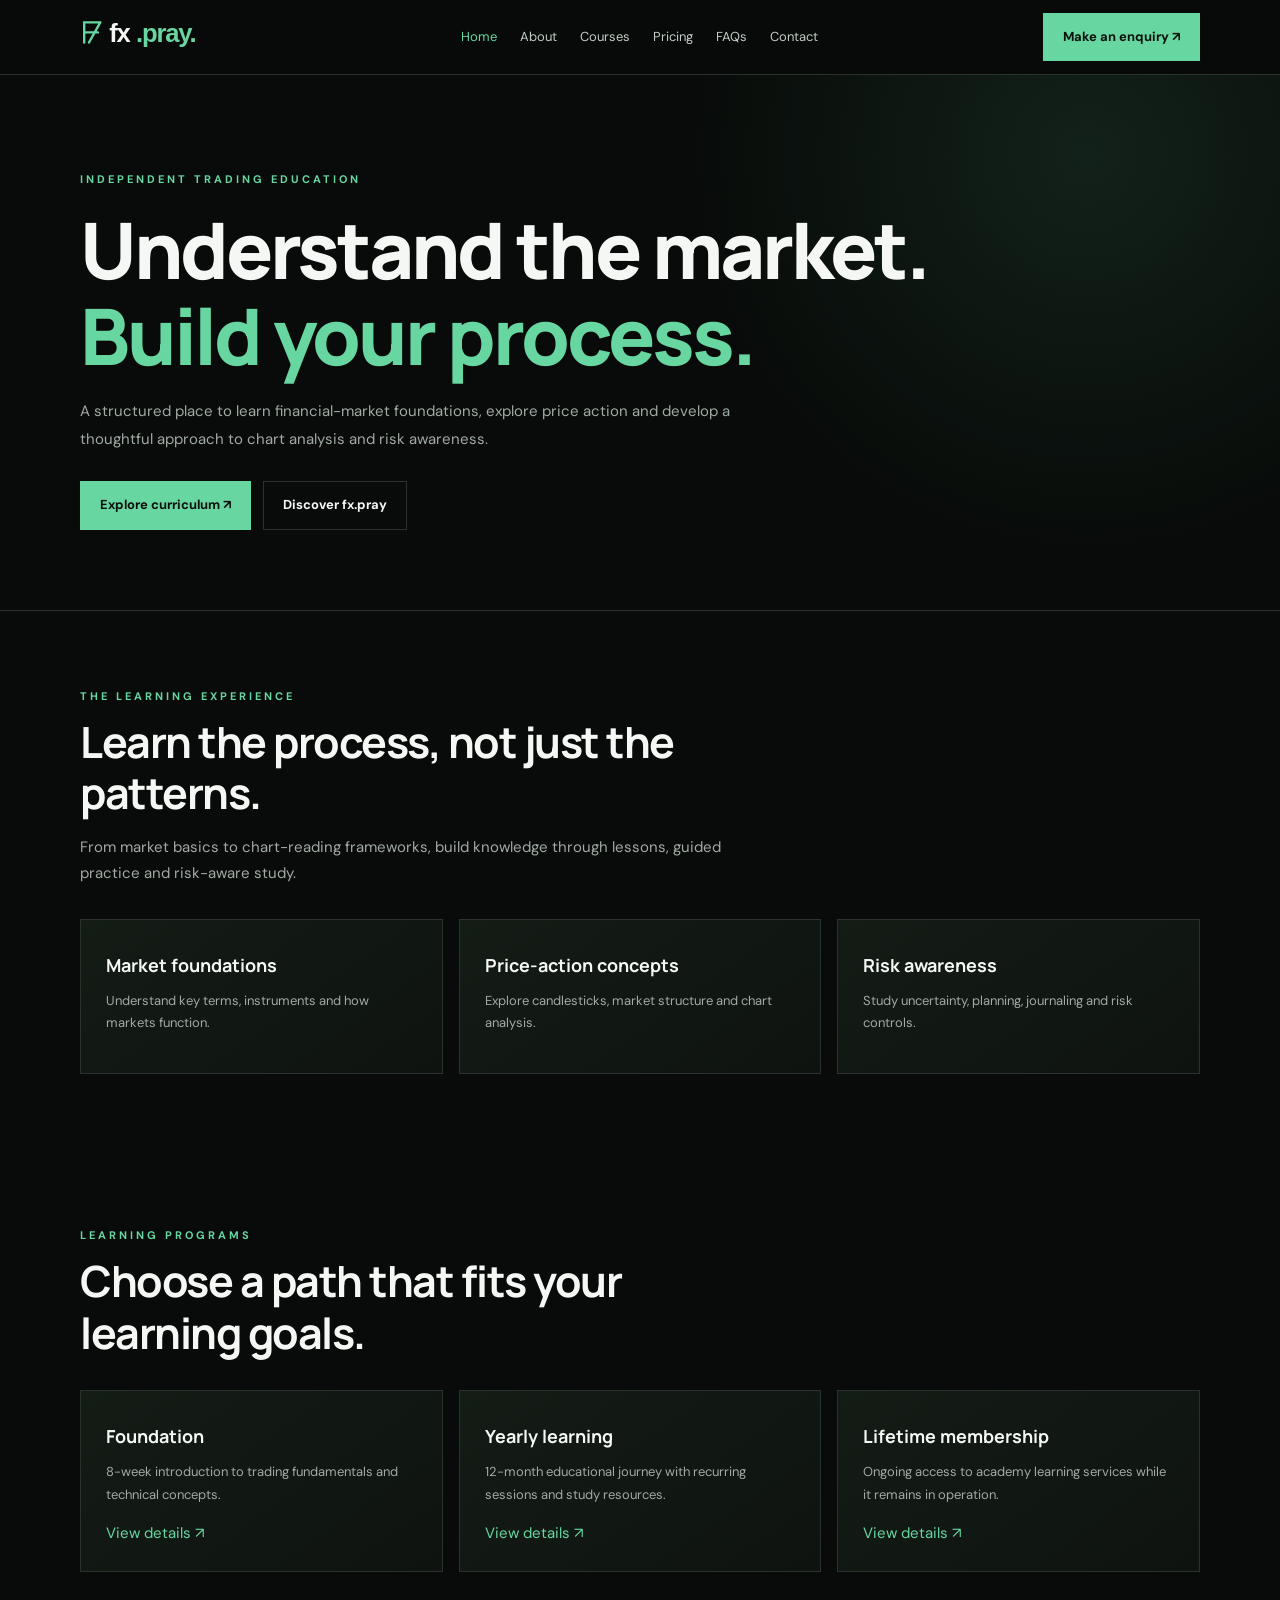
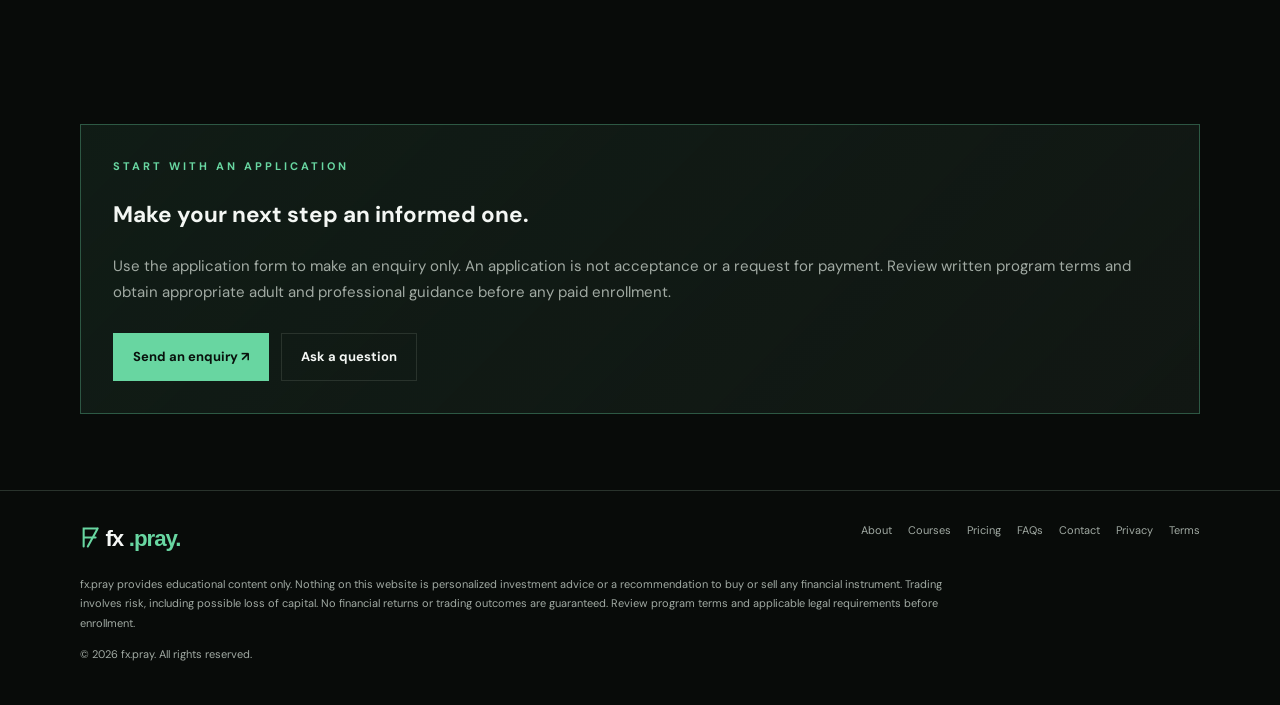
<file: index.html>
<!doctype html><html lang='en'><head><meta charset='utf-8'><meta name='viewport' content='width=device-width,initial-scale=1'><meta name='theme-color' content='#080b09'><meta name='description' content='Structured, risk-aware financial-market education from fx.pray.'><meta property='og:title' content='fx.pray | Trading Education'><meta property='og:description' content='Learn market foundations, chart concepts and risk awareness.'><meta property='og:type' content='website'><meta property='og:url' content='https://heyprayag.github.io/fx-pray/'><title>Trading Education Academy | fx.pray</title><link rel='icon' href='assets/fx-pray-logo.svg'><link rel='stylesheet' href='assets/site.css'></head><body><header class='top'><div class='wrap'><nav><a class='brand' href='index.html'><img src='assets/fx-pray-logo.svg' alt='fx.pray'></a><div class='links'><a class='active' href='index.html'>Home</a><a  href='about.html'>About</a><a  href='courses.html'>Courses</a><a  href='pricing.html'>Pricing</a><a  href='faq.html'>FAQs</a><a  href='contact.html'>Contact</a></div><a class='btn navapply' href='https://docs.google.com/forms/d/e/1FAIpQLSc23OzAaAF6MOSfm3VgcGboQESLAx91yOlbj70nrIHsM23pZA/viewform' target='_blank' rel='noopener'>Make an enquiry ↗</a><button class='menu' aria-label='Toggle navigation' aria-expanded='false'>☰</button></nav></div></header><main><header class='hero'><div class='wrap'><div class='eyebrow'>Independent trading education</div><h1>Understand the market.<br><span class='accent'>Build your process.</span></h1><p class='lead'>A structured place to learn financial-market foundations, explore price action and develop a thoughtful approach to chart analysis and risk awareness.</p><div class='actions'><a class='btn' href='courses.html'>Explore curriculum ↗</a><a class='btn outline' href='about.html'>Discover fx.pray</a></div></div></header><section><div class='wrap'><div class='heading'><div class='eyebrow'>The learning experience</div><h2>Learn the process, not just the patterns.</h2><p class='muted'>From market basics to chart-reading frameworks, build knowledge through lessons, guided practice and risk-aware study.</p></div><div class='grid three'><article class='card'><h3>Market foundations</h3><p>Understand key terms, instruments and how markets function.</p></article><article class='card'><h3>Price-action concepts</h3><p>Explore candlesticks, market structure and chart analysis.</p></article><article class='card'><h3>Risk awareness</h3><p>Study uncertainty, planning, journaling and risk controls.</p></article></div></div></section><section><div class='wrap'><div class='heading'><div class='eyebrow'>Learning programs</div><h2>Choose a path that fits your learning goals.</h2></div><div class='grid three'><article class='card'><h3>Foundation</h3><p>8-week introduction to trading fundamentals and technical concepts.</p><a class='accent' href='pricing.html'>View details ↗</a></article><article class='card'><h3>Yearly learning</h3><p>12-month educational journey with recurring sessions and study resources.</p><a class='accent' href='pricing.html'>View details ↗</a></article><article class='card'><h3>Lifetime membership</h3><p>Ongoing access to academy learning services while it remains in operation.</p><a class='accent' href='pricing.html'>View details ↗</a></article></div></div></section><section><div class='wrap contact'><div class='eyebrow'>Start with an application</div><h2>Make your next step an informed one.</h2><p class='muted'>Use the application form to make an enquiry only. An application is not acceptance or a request for payment. Review written program terms and obtain appropriate adult and professional guidance before any paid enrollment.</p><div class='actions'><a class='btn' href='https://docs.google.com/forms/d/e/1FAIpQLSc23OzAaAF6MOSfm3VgcGboQESLAx91yOlbj70nrIHsM23pZA/viewform' target='_blank' rel='noopener'>Send an enquiry ↗</a><a class='btn outline' href='contact.html'>Ask a question</a></div></div></section></main><footer><div class='wrap'><div class='foot'><img src='assets/fx-pray-logo.svg' alt='fx.pray'><div class='footlinks'><a href='about.html'>About</a><a href='courses.html'>Courses</a><a href='pricing.html'>Pricing</a><a href='faq.html'>FAQs</a><a href='contact.html'>Contact</a><a href='privacy.html'>Privacy</a><a href='terms.html'>Terms</a></div></div><p class='disclaimer'>fx.pray provides educational content only. Nothing on this website is personalized investment advice or a recommendation to buy or sell any financial instrument. Trading involves risk, including possible loss of capital. No financial returns or trading outcomes are guaranteed. Review program terms and applicable legal requirements before enrollment.</p><p>© 2026 fx.pray. All rights reserved.</p></div></footer><script src='assets/site.js' defer></script></body></html>
</file>
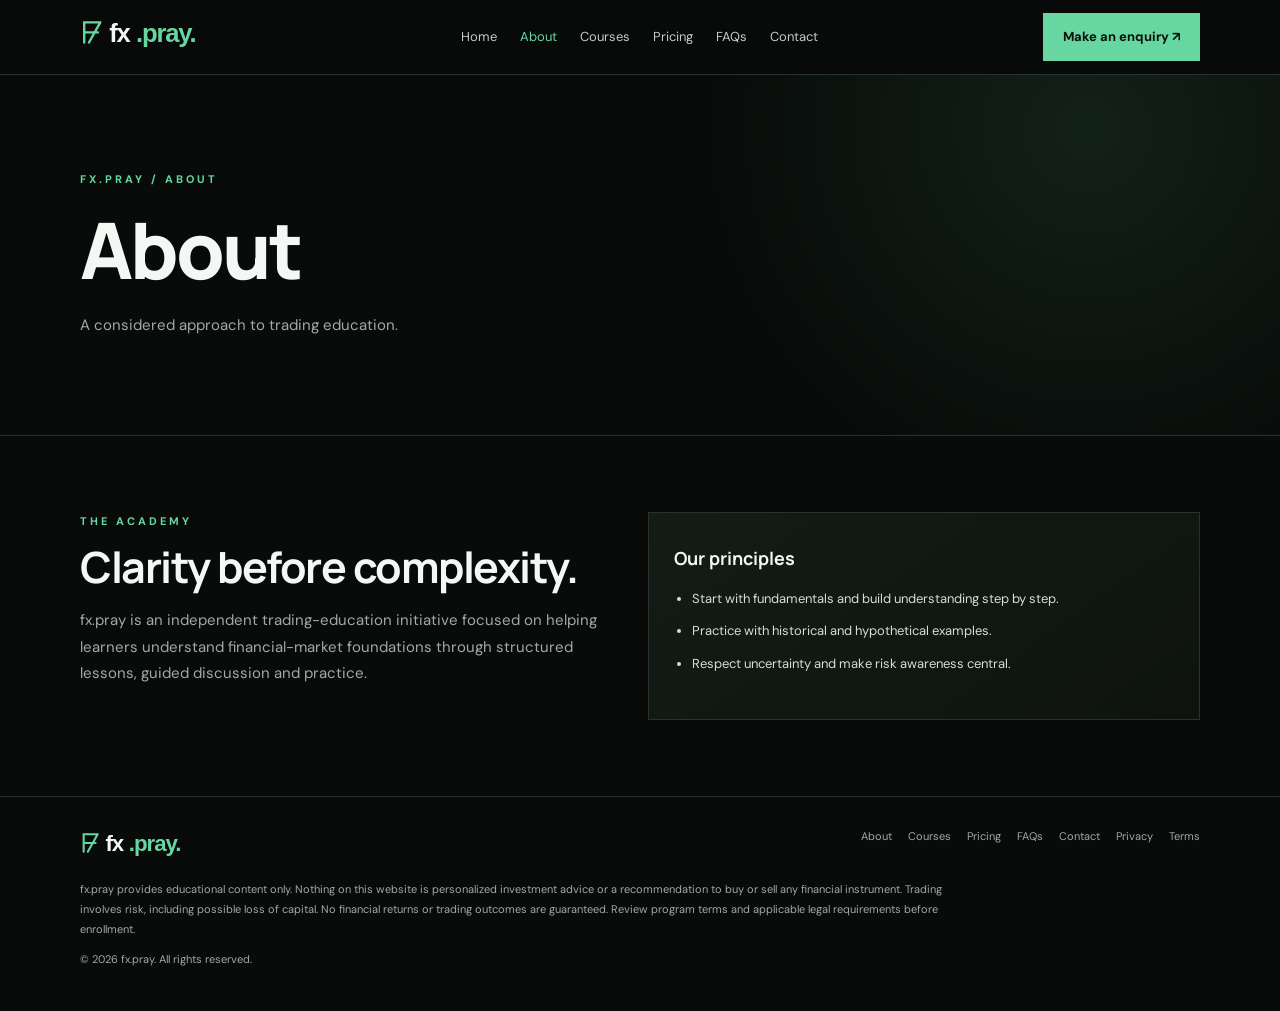
<file: about.html>
<!doctype html><html lang='en'><head><meta charset='utf-8'><meta name='viewport' content='width=device-width,initial-scale=1'><meta name='theme-color' content='#080b09'><meta name='description' content='A considered approach to trading education.'><title>About | fx.pray</title><link rel='icon' href='assets/fx-pray-logo.svg'><link rel='stylesheet' href='assets/site.css'></head><body><header class='top'><div class='wrap'><nav><a class='brand' href='index.html'><img src='assets/fx-pray-logo.svg' alt='fx.pray'></a><div class='links'><a  href='index.html'>Home</a><a class='active' href='about.html'>About</a><a  href='courses.html'>Courses</a><a  href='pricing.html'>Pricing</a><a  href='faq.html'>FAQs</a><a  href='contact.html'>Contact</a></div><a class='btn navapply' href='https://docs.google.com/forms/d/e/1FAIpQLSc23OzAaAF6MOSfm3VgcGboQESLAx91yOlbj70nrIHsM23pZA/viewform' target='_blank' rel='noopener'>Make an enquiry ↗</a><button class='menu' aria-label='Toggle navigation' aria-expanded='false'>☰</button></nav></div></header><main><header class='pagehero'><div class='wrap'><div class='eyebrow'>fx.pray / About</div><h1>About</h1><p class='lead'>A considered approach to trading education.</p></div></header><section><div class='wrap grid two'><div><div class='heading'><div class='eyebrow'>The academy</div><h2>Clarity before complexity.</h2><p class='muted'>fx.pray is an independent trading-education initiative focused on helping learners understand financial-market foundations through structured lessons, guided discussion and practice.</p></div></div><div class='card'><h3>Our principles</h3><ul class='clean'><li>Start with fundamentals and build understanding step by step.</li><li>Practice with historical and hypothetical examples.</li><li>Respect uncertainty and make risk awareness central.</li></ul></div></div></section></main><footer><div class='wrap'><div class='foot'><img src='assets/fx-pray-logo.svg' alt='fx.pray'><div class='footlinks'><a href='about.html'>About</a><a href='courses.html'>Courses</a><a href='pricing.html'>Pricing</a><a href='faq.html'>FAQs</a><a href='contact.html'>Contact</a><a href='privacy.html'>Privacy</a><a href='terms.html'>Terms</a></div></div><p class='disclaimer'>fx.pray provides educational content only. Nothing on this website is personalized investment advice or a recommendation to buy or sell any financial instrument. Trading involves risk, including possible loss of capital. No financial returns or trading outcomes are guaranteed. Review program terms and applicable legal requirements before enrollment.</p><p>© 2026 fx.pray. All rights reserved.</p></div></footer><script src='assets/site.js' defer></script></body></html>
</file>
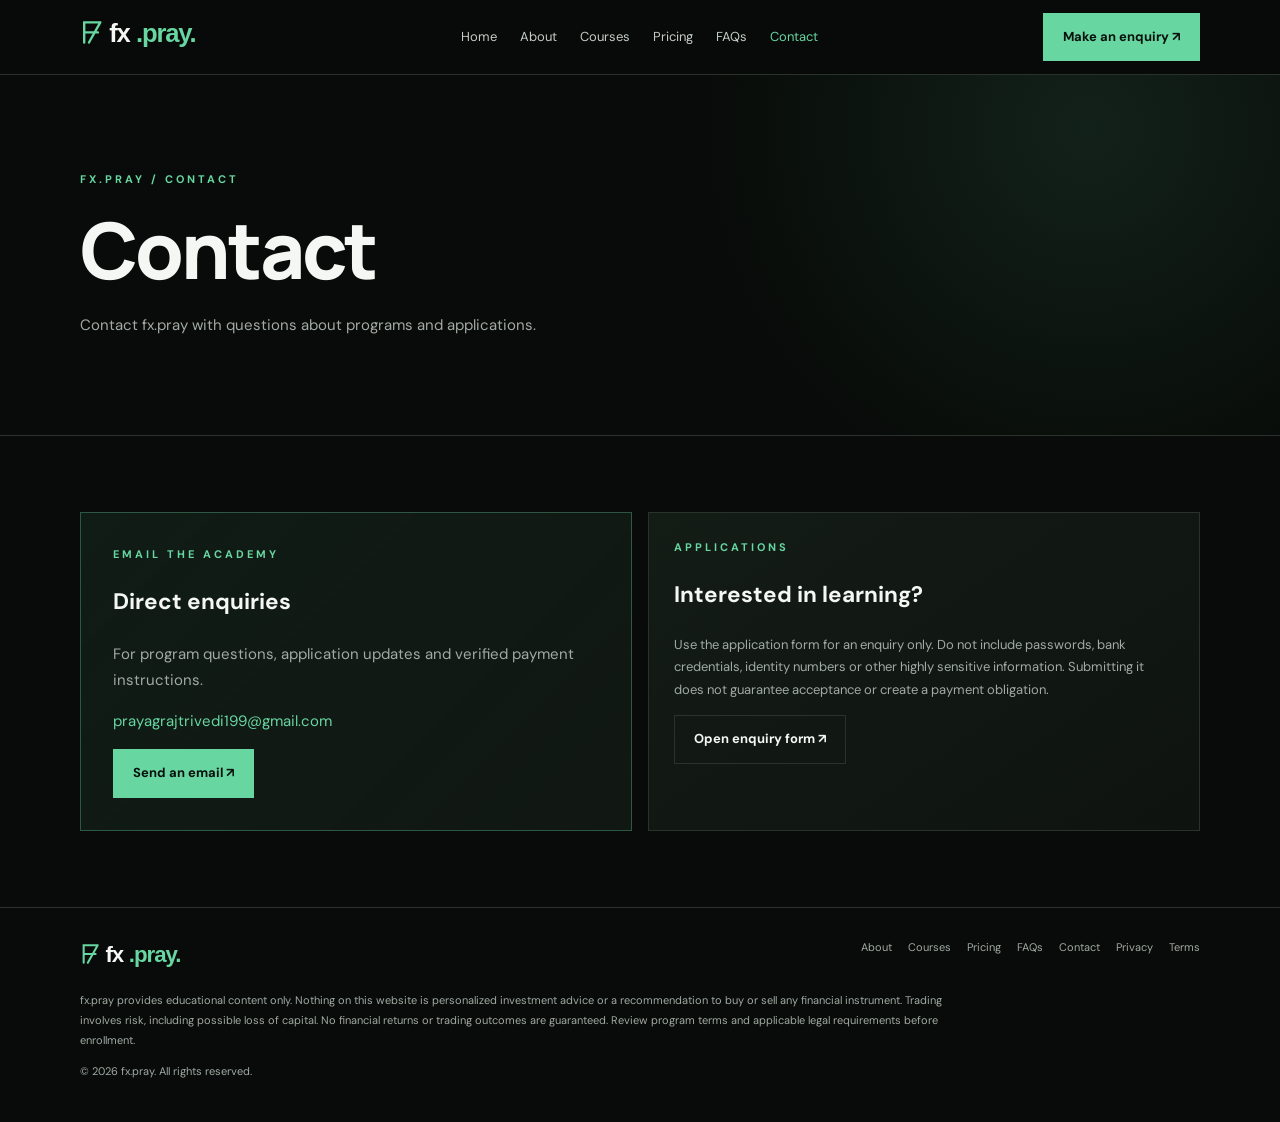
<file: contact.html>
<!doctype html><html lang='en'><head><meta charset='utf-8'><meta name='viewport' content='width=device-width,initial-scale=1'><meta name='theme-color' content='#080b09'><meta name='description' content='Contact fx.pray with questions about programs and applications.'><title>Contact | fx.pray</title><link rel='icon' href='assets/fx-pray-logo.svg'><link rel='stylesheet' href='assets/site.css'></head><body><header class='top'><div class='wrap'><nav><a class='brand' href='index.html'><img src='assets/fx-pray-logo.svg' alt='fx.pray'></a><div class='links'><a  href='index.html'>Home</a><a  href='about.html'>About</a><a  href='courses.html'>Courses</a><a  href='pricing.html'>Pricing</a><a  href='faq.html'>FAQs</a><a class='active' href='contact.html'>Contact</a></div><a class='btn navapply' href='https://docs.google.com/forms/d/e/1FAIpQLSc23OzAaAF6MOSfm3VgcGboQESLAx91yOlbj70nrIHsM23pZA/viewform' target='_blank' rel='noopener'>Make an enquiry ↗</a><button class='menu' aria-label='Toggle navigation' aria-expanded='false'>☰</button></nav></div></header><main><header class='pagehero'><div class='wrap'><div class='eyebrow'>fx.pray / Contact</div><h1>Contact</h1><p class='lead'>Contact fx.pray with questions about programs and applications.</p></div></header><section><div class='wrap grid two'><div class='contact'><div class='eyebrow'>Email the academy</div><h2>Direct enquiries</h2><p class='muted'>For program questions, application updates and verified payment instructions.</p><p><a class='accent' href='mailto:prayagrajtrivedi199@gmail.com'>prayagrajtrivedi199@gmail.com</a></p><a class='btn' href='mailto:prayagrajtrivedi199@gmail.com?subject=fx.pray%20enquiry'>Send an email ↗</a></div><div class='card'><div class='eyebrow'>Applications</div><h2>Interested in learning?</h2><p class='muted'>Use the application form for an enquiry only. Do not include passwords, bank credentials, identity numbers or other highly sensitive information. Submitting it does not guarantee acceptance or create a payment obligation.</p><a class='btn outline' href='https://docs.google.com/forms/d/e/1FAIpQLSc23OzAaAF6MOSfm3VgcGboQESLAx91yOlbj70nrIHsM23pZA/viewform' target='_blank' rel='noopener'>Open enquiry form ↗</a></div></div></section></main><footer><div class='wrap'><div class='foot'><img src='assets/fx-pray-logo.svg' alt='fx.pray'><div class='footlinks'><a href='about.html'>About</a><a href='courses.html'>Courses</a><a href='pricing.html'>Pricing</a><a href='faq.html'>FAQs</a><a href='contact.html'>Contact</a><a href='privacy.html'>Privacy</a><a href='terms.html'>Terms</a></div></div><p class='disclaimer'>fx.pray provides educational content only. Nothing on this website is personalized investment advice or a recommendation to buy or sell any financial instrument. Trading involves risk, including possible loss of capital. No financial returns or trading outcomes are guaranteed. Review program terms and applicable legal requirements before enrollment.</p><p>© 2026 fx.pray. All rights reserved.</p></div></footer><script src='assets/site.js' defer></script></body></html>
</file>
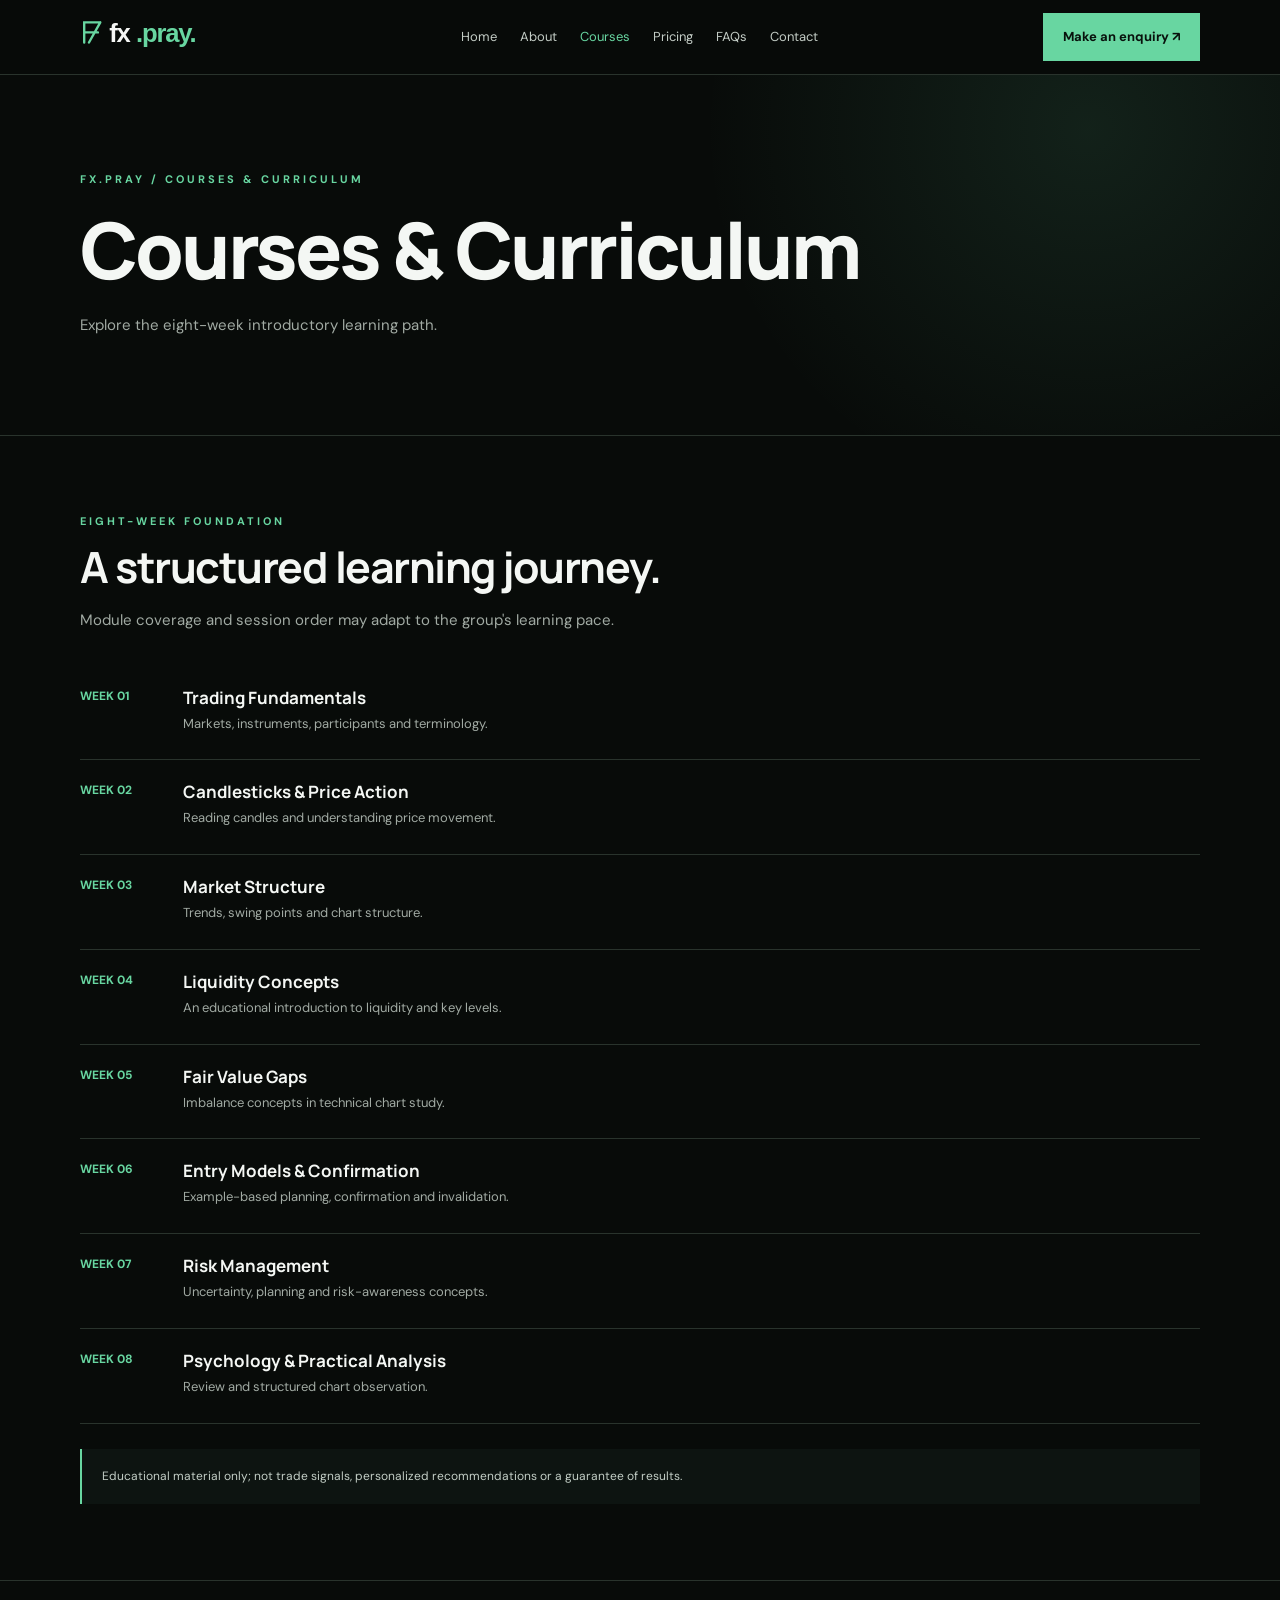
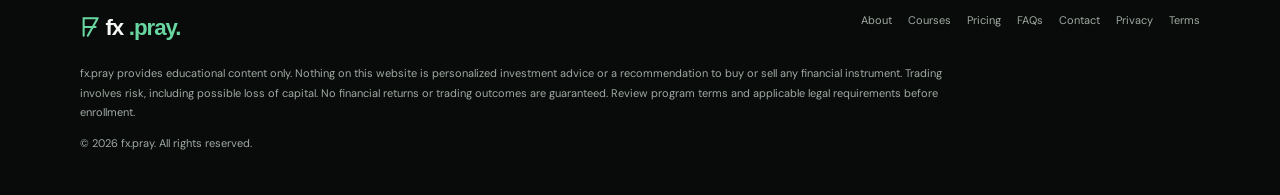
<file: courses.html>
<!doctype html><html lang='en'><head><meta charset='utf-8'><meta name='viewport' content='width=device-width,initial-scale=1'><meta name='theme-color' content='#080b09'><meta name='description' content='Explore the eight-week introductory learning path.'><title>Courses & Curriculum | fx.pray</title><link rel='icon' href='assets/fx-pray-logo.svg'><link rel='stylesheet' href='assets/site.css'></head><body><header class='top'><div class='wrap'><nav><a class='brand' href='index.html'><img src='assets/fx-pray-logo.svg' alt='fx.pray'></a><div class='links'><a  href='index.html'>Home</a><a  href='about.html'>About</a><a class='active' href='courses.html'>Courses</a><a  href='pricing.html'>Pricing</a><a  href='faq.html'>FAQs</a><a  href='contact.html'>Contact</a></div><a class='btn navapply' href='https://docs.google.com/forms/d/e/1FAIpQLSc23OzAaAF6MOSfm3VgcGboQESLAx91yOlbj70nrIHsM23pZA/viewform' target='_blank' rel='noopener'>Make an enquiry ↗</a><button class='menu' aria-label='Toggle navigation' aria-expanded='false'>☰</button></nav></div></header><main><header class='pagehero'><div class='wrap'><div class='eyebrow'>fx.pray / Courses & Curriculum</div><h1>Courses & Curriculum</h1><p class='lead'>Explore the eight-week introductory learning path.</p></div></header><section><div class='wrap'><div class='heading'><div class='eyebrow'>Eight-week foundation</div><h2>A structured learning journey.</h2><p class='muted'>Module coverage and session order may adapt to the group's learning pace.</p></div><div class='row'><b>WEEK 01</b><div><h3>Trading Fundamentals</h3><p>Markets, instruments, participants and terminology.</p></div></div><div class='row'><b>WEEK 02</b><div><h3>Candlesticks & Price Action</h3><p>Reading candles and understanding price movement.</p></div></div><div class='row'><b>WEEK 03</b><div><h3>Market Structure</h3><p>Trends, swing points and chart structure.</p></div></div><div class='row'><b>WEEK 04</b><div><h3>Liquidity Concepts</h3><p>An educational introduction to liquidity and key levels.</p></div></div><div class='row'><b>WEEK 05</b><div><h3>Fair Value Gaps</h3><p>Imbalance concepts in technical chart study.</p></div></div><div class='row'><b>WEEK 06</b><div><h3>Entry Models & Confirmation</h3><p>Example-based planning, confirmation and invalidation.</p></div></div><div class='row'><b>WEEK 07</b><div><h3>Risk Management</h3><p>Uncertainty, planning and risk-awareness concepts.</p></div></div><div class='row'><b>WEEK 08</b><div><h3>Psychology & Practical Analysis</h3><p>Review and structured chart observation.</p></div></div><div class='notice'>Educational material only; not trade signals, personalized recommendations or a guarantee of results.</div></div></section></main><footer><div class='wrap'><div class='foot'><img src='assets/fx-pray-logo.svg' alt='fx.pray'><div class='footlinks'><a href='about.html'>About</a><a href='courses.html'>Courses</a><a href='pricing.html'>Pricing</a><a href='faq.html'>FAQs</a><a href='contact.html'>Contact</a><a href='privacy.html'>Privacy</a><a href='terms.html'>Terms</a></div></div><p class='disclaimer'>fx.pray provides educational content only. Nothing on this website is personalized investment advice or a recommendation to buy or sell any financial instrument. Trading involves risk, including possible loss of capital. No financial returns or trading outcomes are guaranteed. Review program terms and applicable legal requirements before enrollment.</p><p>© 2026 fx.pray. All rights reserved.</p></div></footer><script src='assets/site.js' defer></script></body></html>
</file>
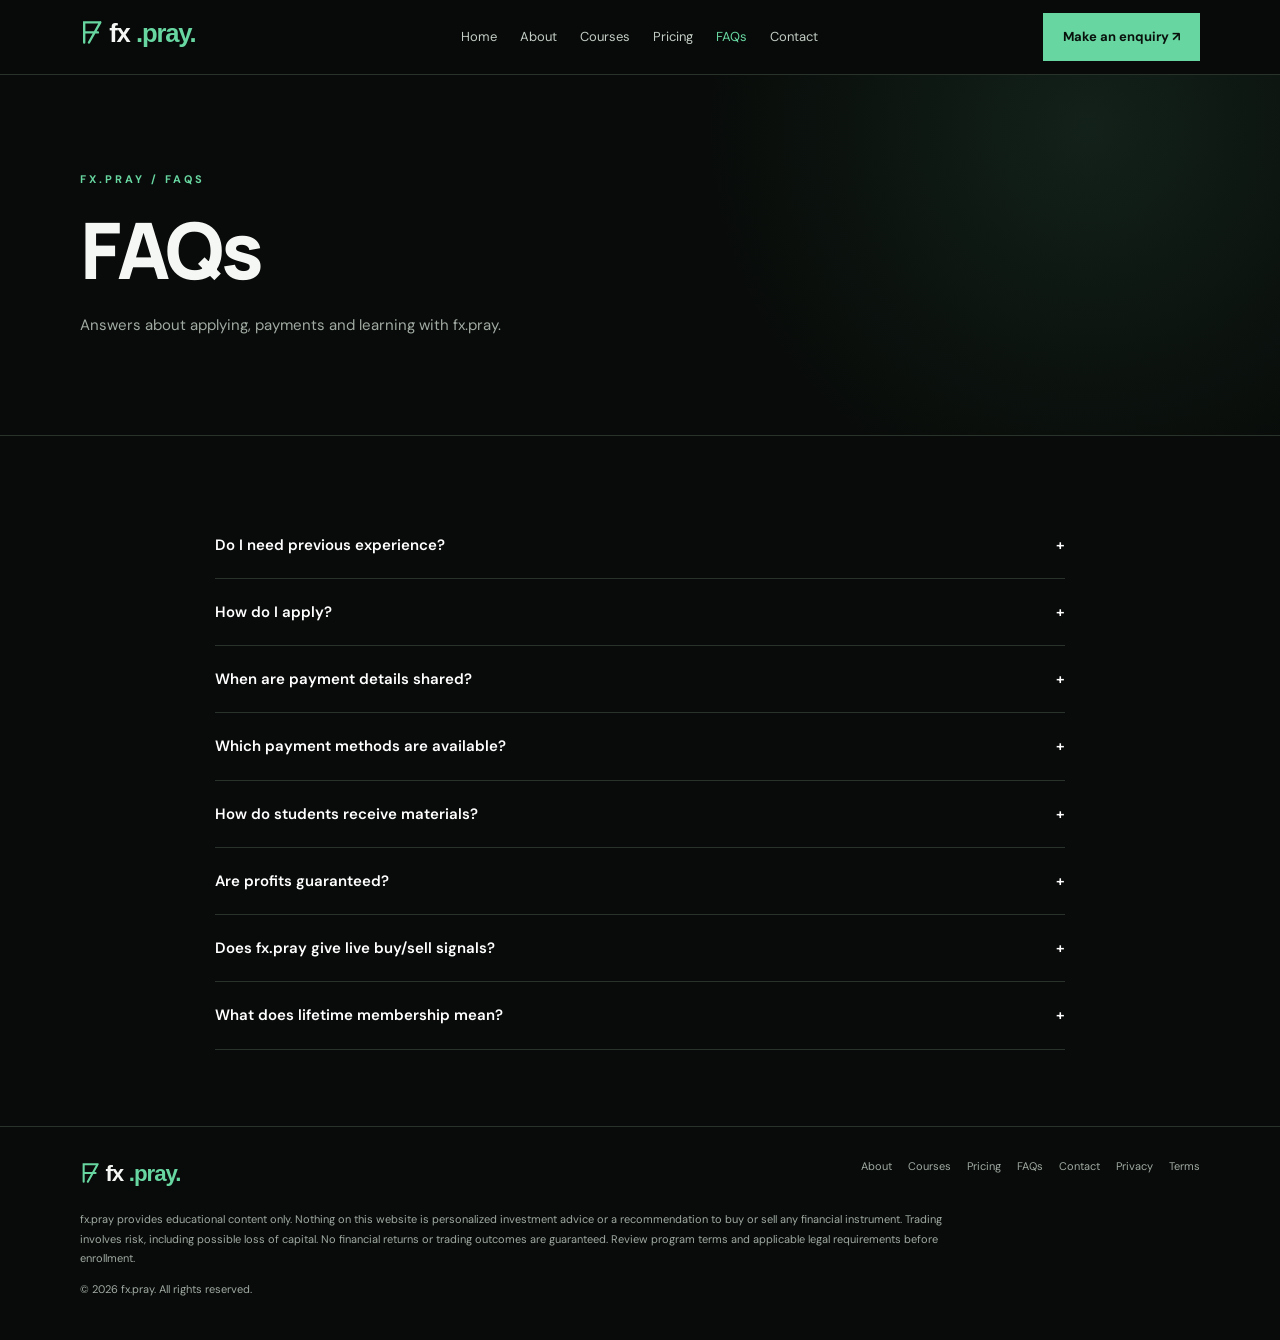
<file: faq.html>
<!doctype html><html lang='en'><head><meta charset='utf-8'><meta name='viewport' content='width=device-width,initial-scale=1'><meta name='theme-color' content='#080b09'><meta name='description' content='Answers about applying, payments and learning with fx.pray.'><title>FAQs | fx.pray</title><link rel='icon' href='assets/fx-pray-logo.svg'><link rel='stylesheet' href='assets/site.css'></head><body><header class='top'><div class='wrap'><nav><a class='brand' href='index.html'><img src='assets/fx-pray-logo.svg' alt='fx.pray'></a><div class='links'><a  href='index.html'>Home</a><a  href='about.html'>About</a><a  href='courses.html'>Courses</a><a  href='pricing.html'>Pricing</a><a class='active' href='faq.html'>FAQs</a><a  href='contact.html'>Contact</a></div><a class='btn navapply' href='https://docs.google.com/forms/d/e/1FAIpQLSc23OzAaAF6MOSfm3VgcGboQESLAx91yOlbj70nrIHsM23pZA/viewform' target='_blank' rel='noopener'>Make an enquiry ↗</a><button class='menu' aria-label='Toggle navigation' aria-expanded='false'>☰</button></nav></div></header><main><header class='pagehero'><div class='wrap'><div class='eyebrow'>fx.pray / FAQs</div><h1>FAQs</h1><p class='lead'>Answers about applying, payments and learning with fx.pray.</p></div></header><section><div class='wrap' style='max-width:850px'><div class='faq'><button aria-expanded='false'>Do I need previous experience? <span>+</span></button><div class='answer'>No. The foundation curriculum begins with introductory market concepts.</div></div><div class='faq'><button aria-expanded='false'>How do I apply? <span>+</span></button><div class='answer'>Submit the form as an enquiry. It does not guarantee acceptance, reserve a place or create a payment obligation. Wait for written details and review all terms before deciding.</div></div><div class='faq'><button aria-expanded='false'>When are payment details shared? <span>+</span></button><div class='answer'>Do not pay at the enquiry stage. If an enrollment is later offered, first request the full written terms and independently verify the recipient and payment instructions through the official email.</div></div><div class='faq'><button aria-expanded='false'>Which payment methods are available? <span>+</span></button><div class='answer'>UPI and bank transfer can be arranged privately. ETH is subject to confirmation of the exact wallet and network.</div></div><div class='faq'><button aria-expanded='false'>How do students receive materials? <span>+</span></button><div class='answer'>After enrollment is confirmed, course materials and session details are shared privately with approved students.</div></div><div class='faq'><button aria-expanded='false'>Are profits guaranteed? <span>+</span></button><div class='answer'>No. Markets involve risk. The academy provides education, not guaranteed outcomes or personalized investment advice.</div></div><div class='faq'><button aria-expanded='false'>Does fx.pray give live buy/sell signals? <span>+</span></button><div class='answer'>No. The content is educational and does not provide live trading signals or personalized trade instructions.</div></div><div class='faq'><button aria-expanded='false'>What does lifetime membership mean? <span>+</span></button><div class='answer'>Access to the academy's educational services while it remains in operation, subject to written membership terms and service availability.</div></div></div></section></main><footer><div class='wrap'><div class='foot'><img src='assets/fx-pray-logo.svg' alt='fx.pray'><div class='footlinks'><a href='about.html'>About</a><a href='courses.html'>Courses</a><a href='pricing.html'>Pricing</a><a href='faq.html'>FAQs</a><a href='contact.html'>Contact</a><a href='privacy.html'>Privacy</a><a href='terms.html'>Terms</a></div></div><p class='disclaimer'>fx.pray provides educational content only. Nothing on this website is personalized investment advice or a recommendation to buy or sell any financial instrument. Trading involves risk, including possible loss of capital. No financial returns or trading outcomes are guaranteed. Review program terms and applicable legal requirements before enrollment.</p><p>© 2026 fx.pray. All rights reserved.</p></div></footer><script src='assets/site.js' defer></script></body></html>
</file>
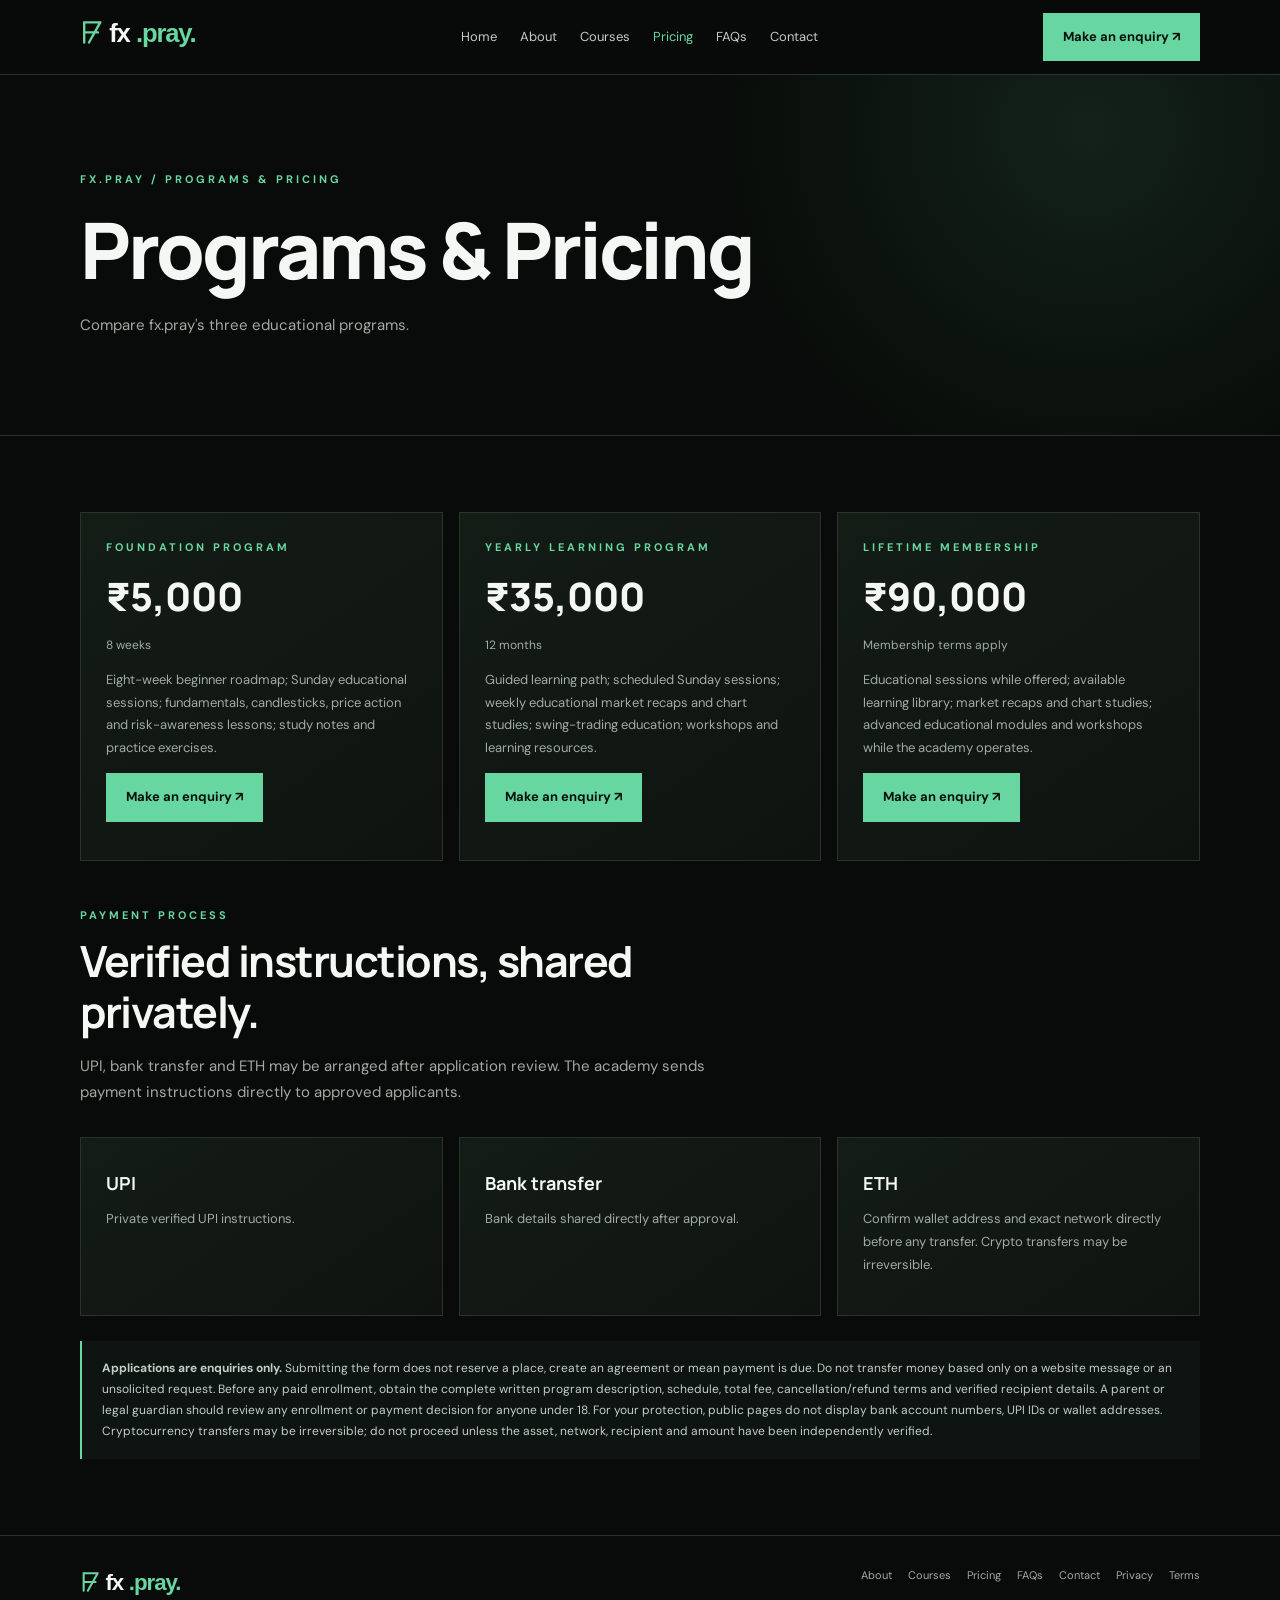
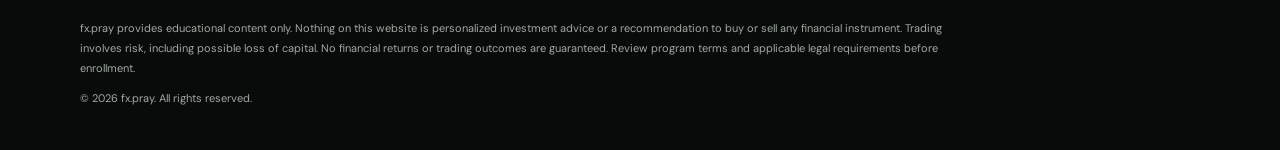
<file: pricing.html>
<!doctype html><html lang='en'><head><meta charset='utf-8'><meta name='viewport' content='width=device-width,initial-scale=1'><meta name='theme-color' content='#080b09'><meta name='description' content='Compare fx.pray's three educational programs.'><title>Programs & Pricing | fx.pray</title><link rel='icon' href='assets/fx-pray-logo.svg'><link rel='stylesheet' href='assets/site.css'></head><body><header class='top'><div class='wrap'><nav><a class='brand' href='index.html'><img src='assets/fx-pray-logo.svg' alt='fx.pray'></a><div class='links'><a  href='index.html'>Home</a><a  href='about.html'>About</a><a  href='courses.html'>Courses</a><a class='active' href='pricing.html'>Pricing</a><a  href='faq.html'>FAQs</a><a  href='contact.html'>Contact</a></div><a class='btn navapply' href='https://docs.google.com/forms/d/e/1FAIpQLSc23OzAaAF6MOSfm3VgcGboQESLAx91yOlbj70nrIHsM23pZA/viewform' target='_blank' rel='noopener'>Make an enquiry ↗</a><button class='menu' aria-label='Toggle navigation' aria-expanded='false'>☰</button></nav></div></header><main><header class='pagehero'><div class='wrap'><div class='eyebrow'>fx.pray / Programs & Pricing</div><h1>Programs & Pricing</h1><p class='lead'>Compare fx.pray's three educational programs.</p></div></header><section><div class='wrap grid three'><article class='card'><div class='eyebrow'>Foundation Program</div><div class='price'>₹5,000</div><div class='small'>8 weeks</div><p>Eight-week beginner roadmap; Sunday educational sessions; fundamentals, candlesticks, price action and risk-awareness lessons; study notes and practice exercises.</p><p><a class='btn' href='https://docs.google.com/forms/d/e/1FAIpQLSc23OzAaAF6MOSfm3VgcGboQESLAx91yOlbj70nrIHsM23pZA/viewform' target='_blank' rel='noopener'>Make an enquiry ↗</a></p></article><article class='card'><div class='eyebrow'>Yearly Learning Program</div><div class='price'>₹35,000</div><div class='small'>12 months</div><p>Guided learning path; scheduled Sunday sessions; weekly educational market recaps and chart studies; swing-trading education; workshops and learning resources.</p><p><a class='btn' href='https://docs.google.com/forms/d/e/1FAIpQLSc23OzAaAF6MOSfm3VgcGboQESLAx91yOlbj70nrIHsM23pZA/viewform' target='_blank' rel='noopener'>Make an enquiry ↗</a></p></article><article class='card'><div class='eyebrow'>Lifetime Membership</div><div class='price'>₹90,000</div><div class='small'>Membership terms apply</div><p>Educational sessions while offered; available learning library; market recaps and chart studies; advanced educational modules and workshops while the academy operates.</p><p><a class='btn' href='https://docs.google.com/forms/d/e/1FAIpQLSc23OzAaAF6MOSfm3VgcGboQESLAx91yOlbj70nrIHsM23pZA/viewform' target='_blank' rel='noopener'>Make an enquiry ↗</a></p></article></div><div class='wrap'><div class='heading' style='margin-top:45px'><div class='eyebrow'>Payment process</div><h2>Verified instructions, shared privately.</h2><p class='muted'>UPI, bank transfer and ETH may be arranged after application review. The academy sends payment instructions directly to approved applicants.</p></div><div class='grid three'><div class='card'><h3>UPI</h3><p>Private verified UPI instructions.</p></div><div class='card'><h3>Bank transfer</h3><p>Bank details shared directly after approval.</p></div><div class='card'><h3>ETH</h3><p>Confirm wallet address and exact network directly before any transfer. Crypto transfers may be irreversible.</p></div></div><div class='notice'><strong>Applications are enquiries only.</strong> Submitting the form does not reserve a place, create an agreement or mean payment is due. Do not transfer money based only on a website message or an unsolicited request. Before any paid enrollment, obtain the complete written program description, schedule, total fee, cancellation/refund terms and verified recipient details. A parent or legal guardian should review any enrollment or payment decision for anyone under 18. For your protection, public pages do not display bank account numbers, UPI IDs or wallet addresses. Cryptocurrency transfers may be irreversible; do not proceed unless the asset, network, recipient and amount have been independently verified.</div></div></section></main><footer><div class='wrap'><div class='foot'><img src='assets/fx-pray-logo.svg' alt='fx.pray'><div class='footlinks'><a href='about.html'>About</a><a href='courses.html'>Courses</a><a href='pricing.html'>Pricing</a><a href='faq.html'>FAQs</a><a href='contact.html'>Contact</a><a href='privacy.html'>Privacy</a><a href='terms.html'>Terms</a></div></div><p class='disclaimer'>fx.pray provides educational content only. Nothing on this website is personalized investment advice or a recommendation to buy or sell any financial instrument. Trading involves risk, including possible loss of capital. No financial returns or trading outcomes are guaranteed. Review program terms and applicable legal requirements before enrollment.</p><p>© 2026 fx.pray. All rights reserved.</p></div></footer><script src='assets/site.js' defer></script></body></html>
</file>
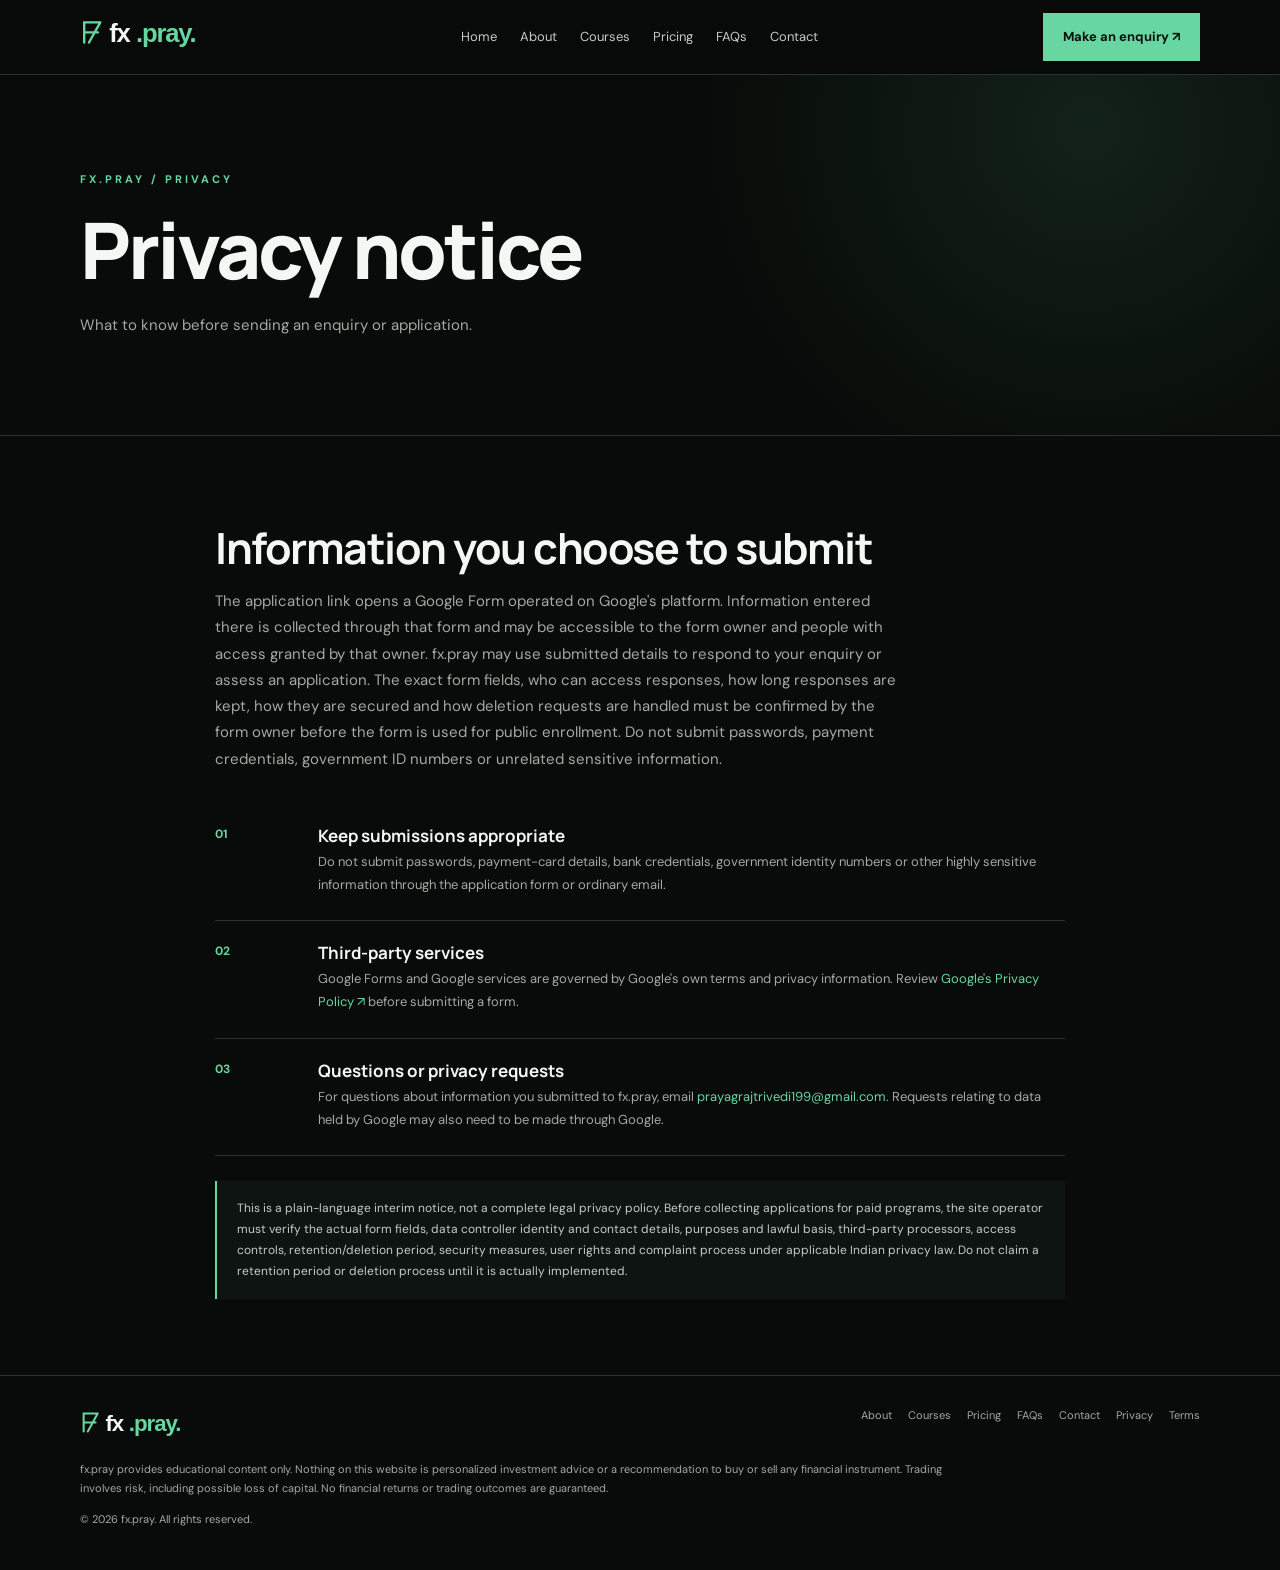
<file: privacy.html>
<!doctype html>
<html lang="en">
<head>
<meta charset="utf-8"><meta name="viewport" content="width=device-width,initial-scale=1">
<meta name="theme-color" content="#080b09"><meta name="description" content="Privacy information for fx.pray website enquiries and applications.">
<title>Privacy | fx.pray</title><link rel="icon" href="assets/fx-pray-logo.svg"><link rel="stylesheet" href="assets/site.css">
</head>
<body>
<header class="top"><div class="wrap"><nav><a class="brand" href="index.html"><img src="assets/fx-pray-logo.svg" alt="fx.pray"></a><div class="links"><a href="index.html">Home</a><a href="about.html">About</a><a href="courses.html">Courses</a><a href="pricing.html">Pricing</a><a href="faq.html">FAQs</a><a href="contact.html">Contact</a></div><a class="btn navapply" href="https://docs.google.com/forms/d/e/1FAIpQLSc23OzAaAF6MOSfm3VgcGboQESLAx91yOlbj70nrIHsM23pZA/viewform" target="_blank" rel="noopener">Make an enquiry ↗</a><button class="menu" aria-label="Toggle navigation" aria-expanded="false">☰</button></nav></div></header>
<main><header class="pagehero"><div class="wrap"><div class="eyebrow">fx.pray / Privacy</div><h1>Privacy notice</h1><p class="lead">What to know before sending an enquiry or application.</p></div></header>
<section><div class="wrap" style="max-width:850px">
<div class="heading"><h2>Information you choose to submit</h2><p class="muted">The application link opens a Google Form operated on Google's platform. Information entered there is collected through that form and may be accessible to the form owner and people with access granted by that owner. fx.pray may use submitted details to respond to your enquiry or assess an application. The exact form fields, who can access responses, how long responses are kept, how they are secured and how deletion requests are handled must be confirmed by the form owner before the form is used for public enrollment. Do not submit passwords, payment credentials, government ID numbers or unrelated sensitive information.</p></div>
<div class="row"><b>01</b><div><h3>Keep submissions appropriate</h3><p>Do not submit passwords, payment-card details, bank credentials, government identity numbers or other highly sensitive information through the application form or ordinary email.</p></div></div>
<div class="row"><b>02</b><div><h3>Third-party services</h3><p>Google Forms and Google services are governed by Google's own terms and privacy information. Review <a class="accent" href="https://policies.google.com/privacy" target="_blank" rel="noopener">Google's Privacy Policy ↗</a> before submitting a form.</p></div></div>
<div class="row"><b>03</b><div><h3>Questions or privacy requests</h3><p>For questions about information you submitted to fx.pray, email <a class="accent" href="mailto:prayagrajtrivedi199@gmail.com">prayagrajtrivedi199@gmail.com</a>. Requests relating to data held by Google may also need to be made through Google.</p></div></div>
<div class="notice">This is a plain-language interim notice, not a complete legal privacy policy. Before collecting applications for paid programs, the site operator must verify the actual form fields, data controller identity and contact details, purposes and lawful basis, third-party processors, access controls, retention/deletion period, security measures, user rights and complaint process under applicable Indian privacy law. Do not claim a retention period or deletion process until it is actually implemented.</div>
</div></section></main>
<footer><div class="wrap"><div class="foot"><img src="assets/fx-pray-logo.svg" alt="fx.pray"><div class="footlinks"><a href="about.html">About</a><a href="courses.html">Courses</a><a href="pricing.html">Pricing</a><a href="faq.html">FAQs</a><a href="contact.html">Contact</a><a href="privacy.html">Privacy</a><a href="terms.html">Terms</a></div></div><p class="disclaimer">fx.pray provides educational content only. Nothing on this website is personalized investment advice or a recommendation to buy or sell any financial instrument. Trading involves risk, including possible loss of capital. No financial returns or trading outcomes are guaranteed.</p><p>© 2026 fx.pray. All rights reserved.</p></div></footer><script src="assets/site.js" defer></script></body></html>
</file>
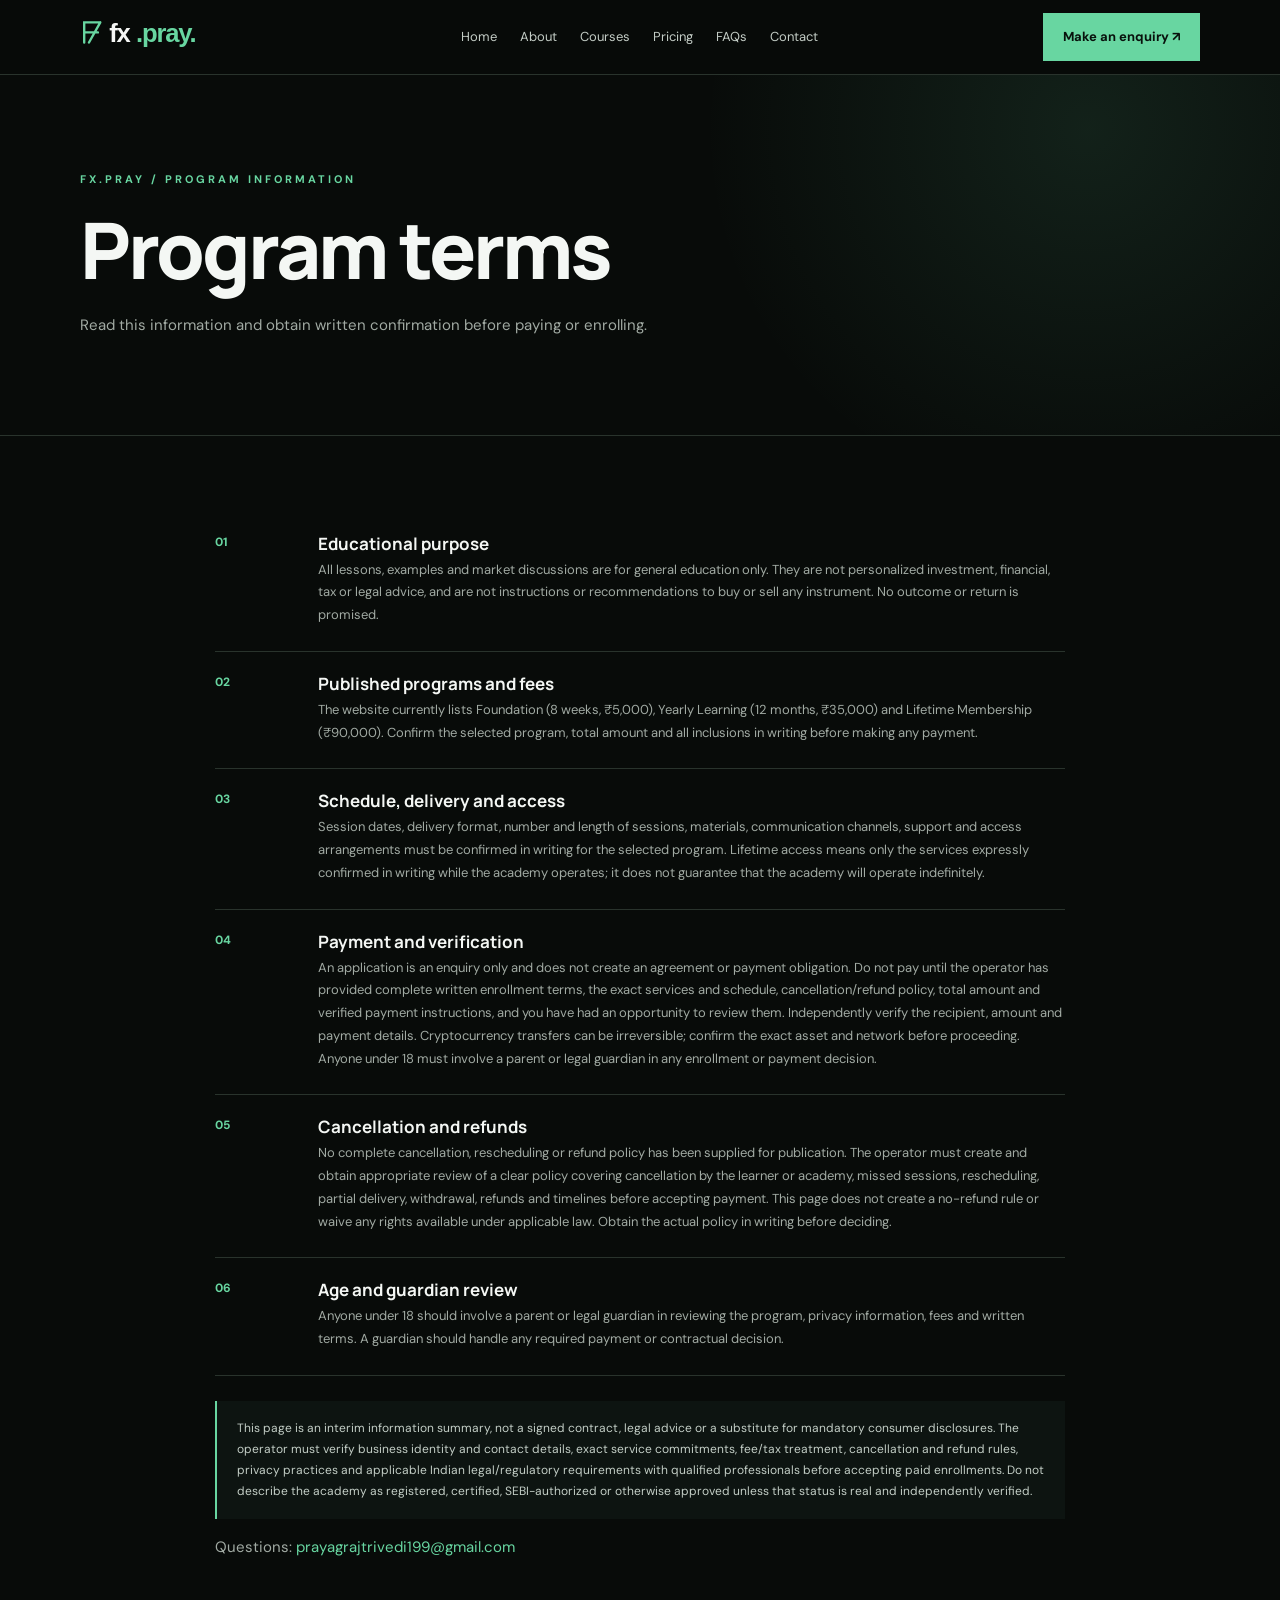
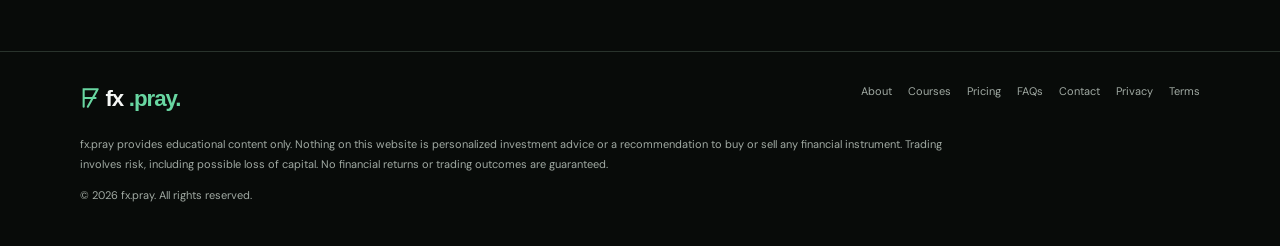
<file: terms.html>
<!doctype html>
<html lang="en">
<head>
<meta charset="utf-8"><meta name="viewport" content="width=device-width,initial-scale=1">
<meta name="theme-color" content="#080b09"><meta name="description" content="Important information about fx.pray educational programs and enrollment.">
<title>Program Terms | fx.pray</title><link rel="icon" href="assets/fx-pray-logo.svg"><link rel="stylesheet" href="assets/site.css">
</head>
<body>
<header class="top"><div class="wrap"><nav><a class="brand" href="index.html"><img src="assets/fx-pray-logo.svg" alt="fx.pray"></a><div class="links"><a href="index.html">Home</a><a href="about.html">About</a><a href="courses.html">Courses</a><a href="pricing.html">Pricing</a><a href="faq.html">FAQs</a><a href="contact.html">Contact</a></div><a class="btn navapply" href="https://docs.google.com/forms/d/e/1FAIpQLSc23OzAaAF6MOSfm3VgcGboQESLAx91yOlbj70nrIHsM23pZA/viewform" target="_blank" rel="noopener">Make an enquiry ↗</a><button class="menu" aria-label="Toggle navigation" aria-expanded="false">☰</button></nav></div></header>
<main><header class="pagehero"><div class="wrap"><div class="eyebrow">fx.pray / Program information</div><h1>Program terms</h1><p class="lead">Read this information and obtain written confirmation before paying or enrolling.</p></div></header>
<section><div class="wrap" style="max-width:850px">
<div class="row"><b>01</b><div><h3>Educational purpose</h3><p>All lessons, examples and market discussions are for general education only. They are not personalized investment, financial, tax or legal advice, and are not instructions or recommendations to buy or sell any instrument. No outcome or return is promised.</p></div></div>
<div class="row"><b>02</b><div><h3>Published programs and fees</h3><p>The website currently lists Foundation (8 weeks, ₹5,000), Yearly Learning (12 months, ₹35,000) and Lifetime Membership (₹90,000). Confirm the selected program, total amount and all inclusions in writing before making any payment.</p></div></div>
<div class="row"><b>03</b><div><h3>Schedule, delivery and access</h3><p>Session dates, delivery format, number and length of sessions, materials, communication channels, support and access arrangements must be confirmed in writing for the selected program. Lifetime access means only the services expressly confirmed in writing while the academy operates; it does not guarantee that the academy will operate indefinitely.</p></div></div>
<div class="row"><b>04</b><div><h3>Payment and verification</h3><p>An application is an enquiry only and does not create an agreement or payment obligation. Do not pay until the operator has provided complete written enrollment terms, the exact services and schedule, cancellation/refund policy, total amount and verified payment instructions, and you have had an opportunity to review them. Independently verify the recipient, amount and payment details. Cryptocurrency transfers can be irreversible; confirm the exact asset and network before proceeding. Anyone under 18 must involve a parent or legal guardian in any enrollment or payment decision.</p></div></div>
<div class="row"><b>05</b><div><h3>Cancellation and refunds</h3><p>No complete cancellation, rescheduling or refund policy has been supplied for publication. The operator must create and obtain appropriate review of a clear policy covering cancellation by the learner or academy, missed sessions, rescheduling, partial delivery, withdrawal, refunds and timelines before accepting payment. This page does not create a no-refund rule or waive any rights available under applicable law. Obtain the actual policy in writing before deciding.</p></div></div>
<div class="row"><b>06</b><div><h3>Age and guardian review</h3><p>Anyone under 18 should involve a parent or legal guardian in reviewing the program, privacy information, fees and written terms. A guardian should handle any required payment or contractual decision.</p></div></div>
<div class="notice">This page is an interim information summary, not a signed contract, legal advice or a substitute for mandatory consumer disclosures. The operator must verify business identity and contact details, exact service commitments, fee/tax treatment, cancellation and refund rules, privacy practices and applicable Indian legal/regulatory requirements with qualified professionals before accepting paid enrollments. Do not describe the academy as registered, certified, SEBI-authorized or otherwise approved unless that status is real and independently verified.</div>
<p class="muted">Questions: <a class="accent" href="mailto:prayagrajtrivedi199@gmail.com">prayagrajtrivedi199@gmail.com</a></p>
</div></section></main>
<footer><div class="wrap"><div class="foot"><img src="assets/fx-pray-logo.svg" alt="fx.pray"><div class="footlinks"><a href="about.html">About</a><a href="courses.html">Courses</a><a href="pricing.html">Pricing</a><a href="faq.html">FAQs</a><a href="contact.html">Contact</a><a href="privacy.html">Privacy</a><a href="terms.html">Terms</a></div></div><p class="disclaimer">fx.pray provides educational content only. Nothing on this website is personalized investment advice or a recommendation to buy or sell any financial instrument. Trading involves risk, including possible loss of capital. No financial returns or trading outcomes are guaranteed.</p><p>© 2026 fx.pray. All rights reserved.</p></div></footer><script src="assets/site.js" defer></script></body></html>
</file>
<file: assets/site.css>
@import url('https://fonts.googleapis.com/css2?family=DM+Sans:wght@400;500;600;700&family=Manrope:wght@400;600;700;800&display=swap');:root{--bg:#080b09;--panel:#111713;--ink:#f4f7f4;--muted:#a1aaa3;--line:#29332c;--green:#68d6a1}*{box-sizing:border-box}html{scroll-behavior:smooth}body{margin:0;background:var(--bg);color:var(--ink);font:15px/1.75 'DM Sans',sans-serif}a{color:inherit;text-decoration:none}.wrap{width:min(1120px,88%);margin:auto}.top{position:sticky;top:0;z-index:9;background:#080b09ed;backdrop-filter:blur(15px);border-bottom:1px solid var(--line)}nav{min-height:74px;display:flex;align-items:center;justify-content:space-between;gap:20px}.brand img{width:155px}.links{display:flex;gap:23px;font-size:13px;color:#c3ccc5}.links a:hover,.links .active{color:var(--green)}.btn{display:inline-block;padding:12px 19px;background:var(--green);color:#08110c;font-weight:700;font-size:13px;border:1px solid var(--green);transition:.2s}.btn:hover{background:transparent;color:var(--green);transform:translateY(-2px)}.outline{background:transparent;color:var(--ink);border-color:var(--line)}.menu{display:none;background:none;color:white;border:1px solid var(--line);padding:8px 12px}.hero,.pagehero{padding:95px 0 80px;border-bottom:1px solid var(--line);background:radial-gradient(circle at 85% 15%,#68d6a11c,transparent 34%)}.eyebrow{color:var(--green);font-size:11px;letter-spacing:3px;text-transform:uppercase;font-weight:700}.hero h1,.pagehero h1{font:800 clamp(43px,7vw,78px)/1.1 Manrope,sans-serif;letter-spacing:-3px;margin:18px 0;max-width:850px}.accent{color:var(--green)}.lead{max-width:650px;color:var(--muted);line-height:1.9}.actions{display:flex;gap:12px;flex-wrap:wrap;margin-top:27px}section{padding:76px 0}.heading{max-width:690px;margin-bottom:32px}.heading h2{font:700 clamp(29px,4vw,43px)/1.2 Manrope,sans-serif;letter-spacing:-1.5px;margin:10px 0}.muted,.card p{color:var(--muted)}.grid{display:grid;gap:16px}.three{grid-template-columns:repeat(3,1fr)}.two{grid-template-columns:repeat(2,1fr)}.card{background:linear-gradient(145deg,#141c16,#0e130f);border:1px solid var(--line);padding:25px;transition:.2s}.card:hover{border-color:#68d6a177;transform:translateY(-3px)}.card h3{font:700 18px Manrope,sans-serif;margin:8px 0}.card p{font-size:13px}.price{font:800 39px Manrope,sans-serif;margin:12px 0}.small{font-size:12px;color:var(--muted)}ul.clean{padding-left:18px;color:#d4ddd6;font-size:13px}ul.clean li{padding:5px 0}.notice{border-left:2px solid var(--green);background:#68d6a10c;padding:17px 20px;color:#c3cec6;font-size:12px;margin-top:25px}.row{padding:20px 0;border-bottom:1px solid var(--line);display:grid;grid-template-columns:85px 1fr;gap:18px}.row b{color:var(--green);font-size:12px}.row h3{margin:0;font:700 17px Manrope,sans-serif}.row p{margin:4px 0;color:var(--muted);font-size:13px}.faq{border-bottom:1px solid var(--line)}.faq button{width:100%;padding:20px 0;text-align:left;background:none;border:0;color:white;font-weight:600;display:flex;justify-content:space-between;cursor:pointer}.answer{display:none;color:var(--muted);font-size:13px;padding:0 0 18px}.faq.open .answer{display:block}.contact{padding:32px;border:1px solid #68d6a155;background:linear-gradient(135deg,#68d6a115,#111713)}footer{border-top:1px solid var(--line);padding:30px 0;color:var(--muted);font-size:11px}footer img{width:135px}.foot{display:flex;justify-content:space-between;gap:20px;flex-wrap:wrap}.footlinks{display:flex;gap:16px;flex-wrap:wrap}.disclaimer{max-width:900px;margin-top:20px;line-height:1.8}@media(max-width:760px){.menu{display:block}.links{display:none;position:absolute;top:74px;left:0;right:0;background:#0b100c;padding:20px 6%;flex-direction:column;border-bottom:1px solid var(--line)}.links.open{display:flex}.navapply{display:none}.three,.two{grid-template-columns:1fr}.hero,.pagehero{padding:70px 0}.hero h1,.pagehero h1{letter-spacing:-2px}section{padding:58px 0}.row{grid-template-columns:58px 1fr}}@media(prefers-reduced-motion:reduce){html{scroll-behavior:auto}*,*::before,*::after{transition:none!important}}
/* Visible keyboard focus and improved touch/focus affordances */
a:focus-visible,button:focus-visible{outline:2px solid var(--green);outline-offset:4px}button{font:inherit}.faq button{min-height:48px}.links a{padding:5px 0}@media(prefers-reduced-motion:reduce){html{scroll-behavior:auto}}
</file>
